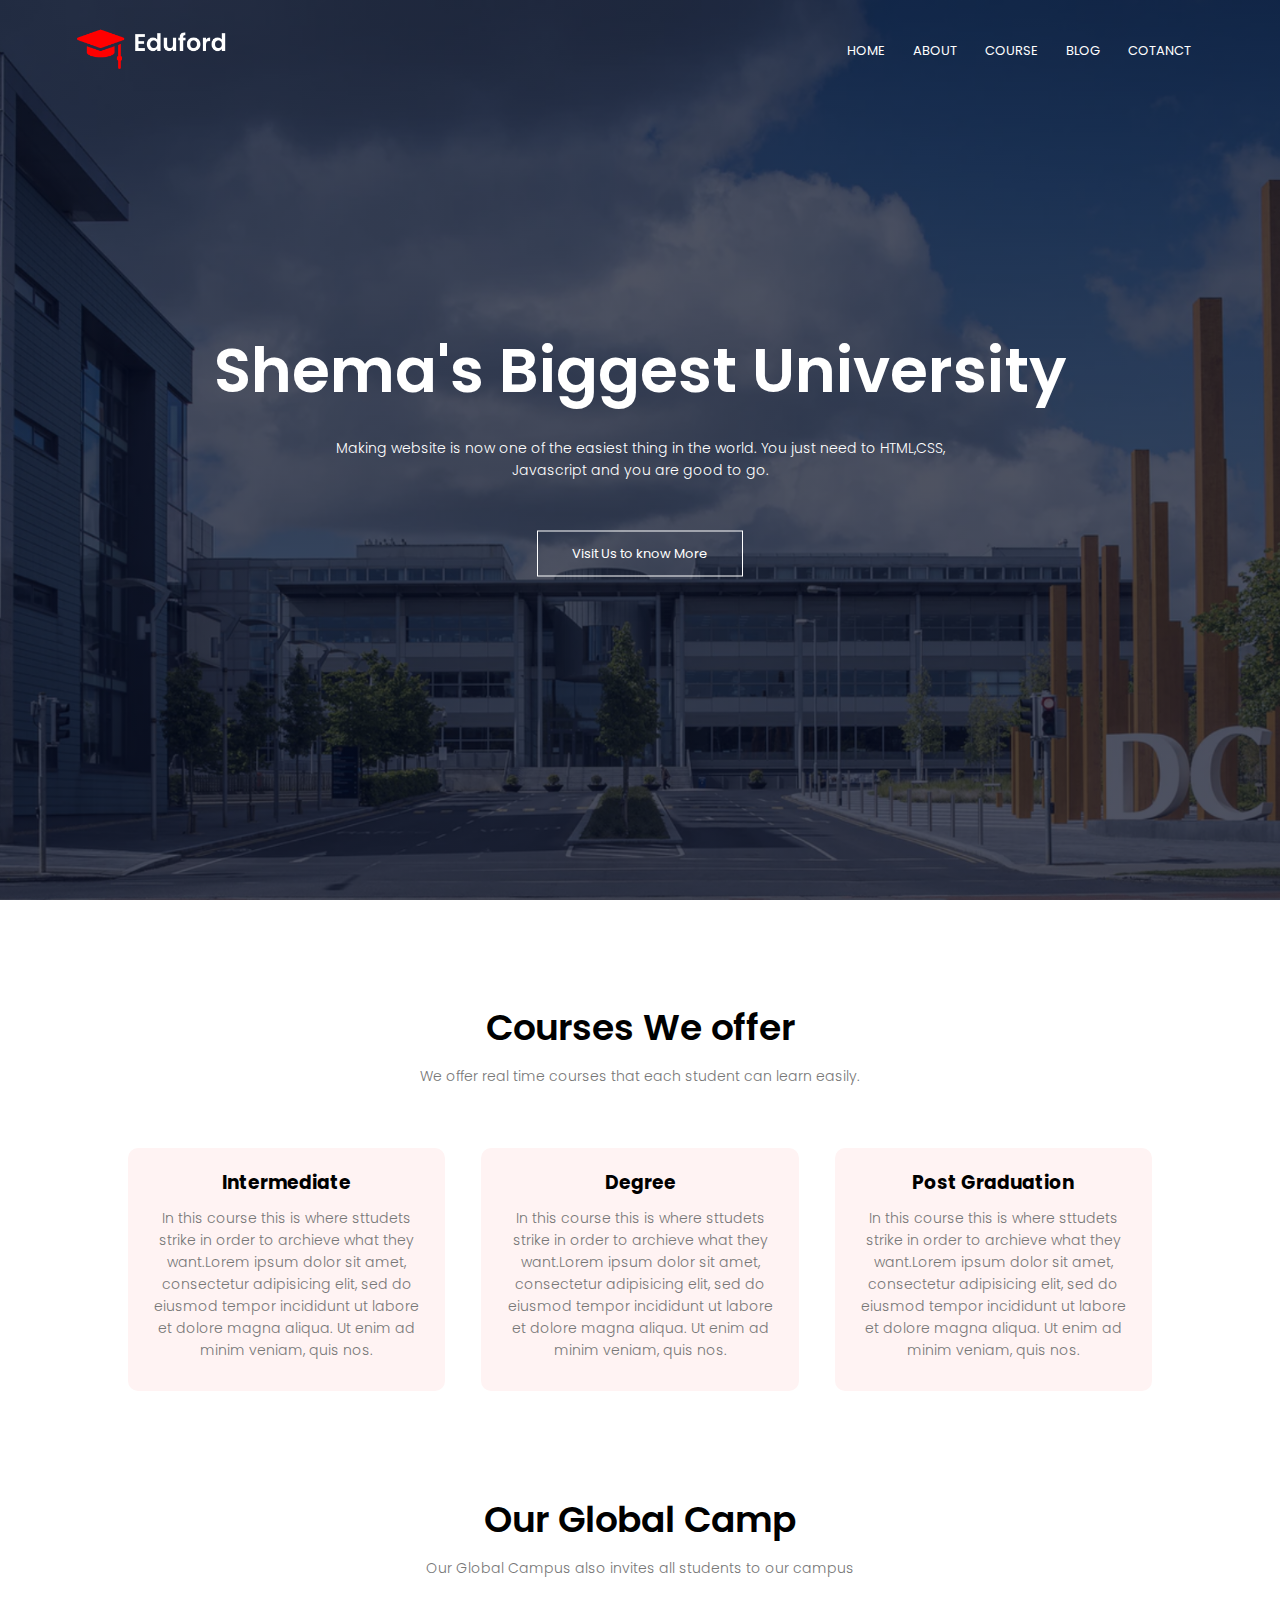
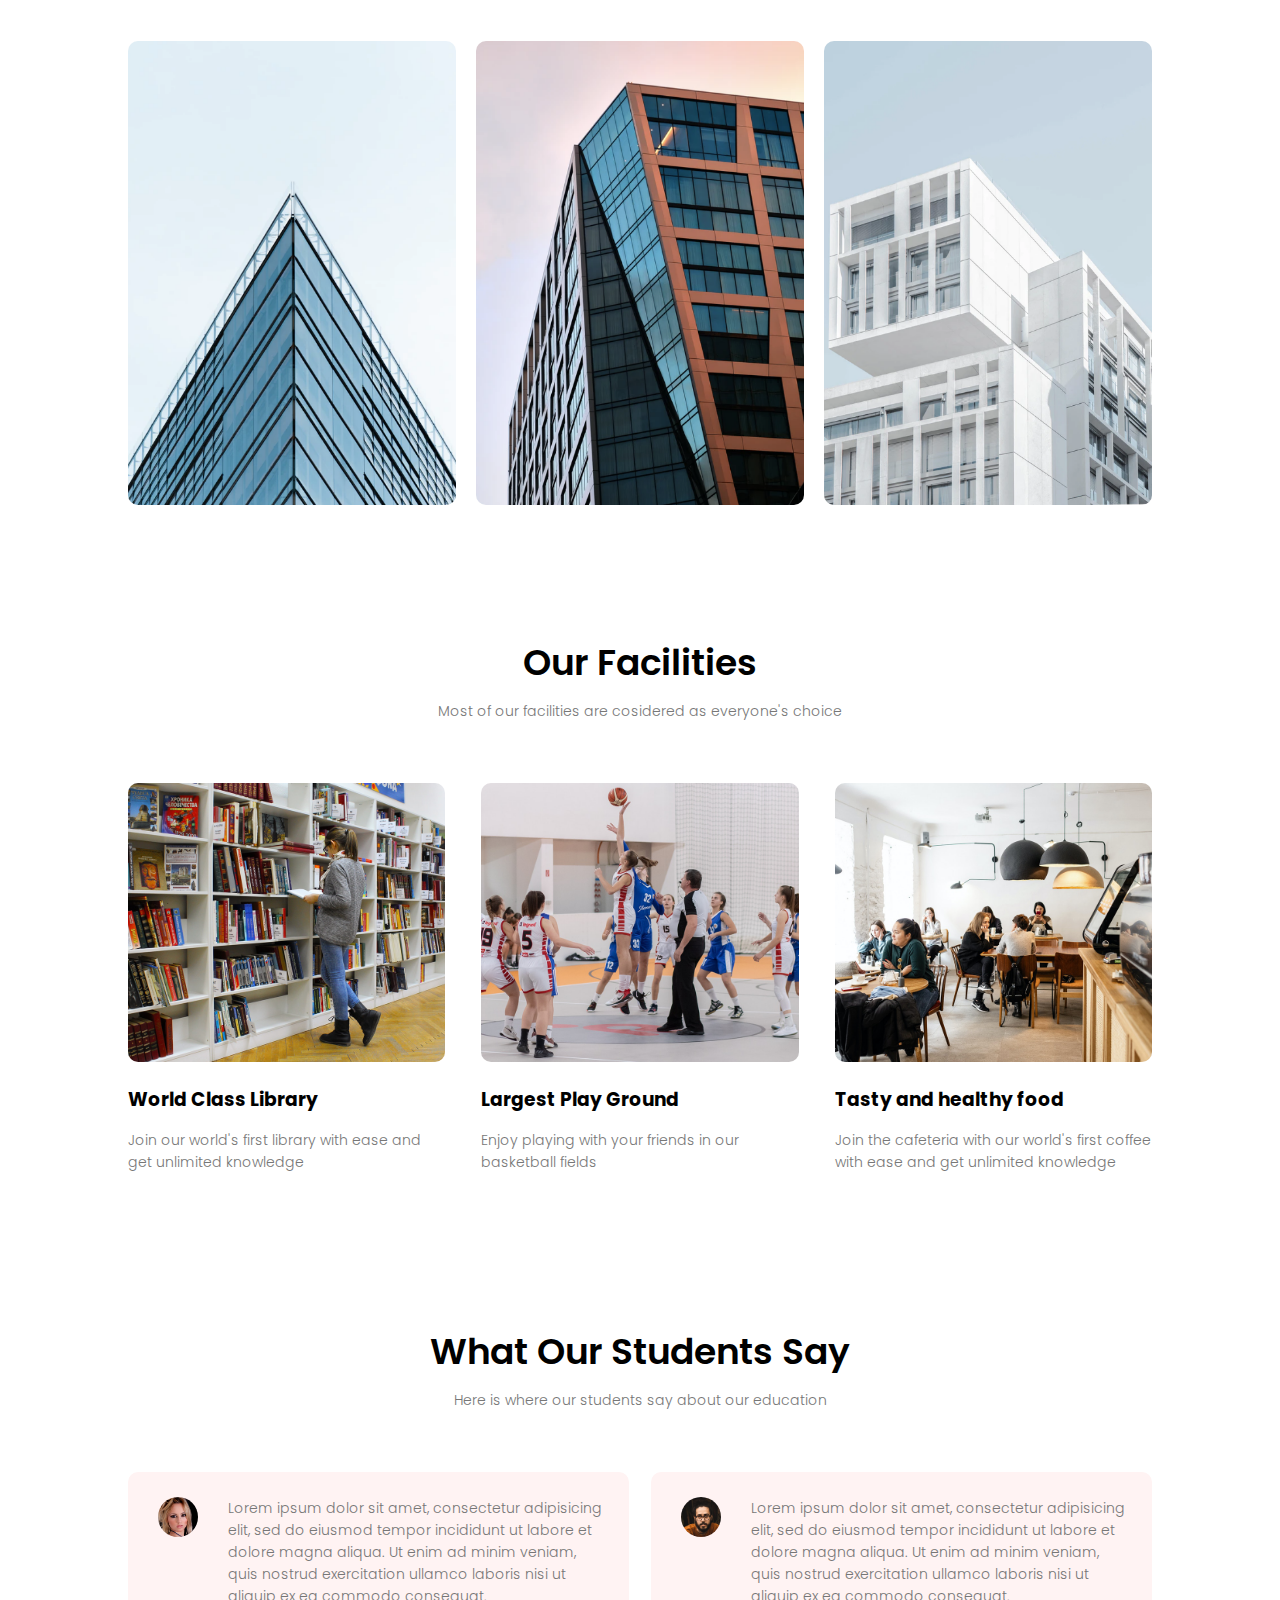
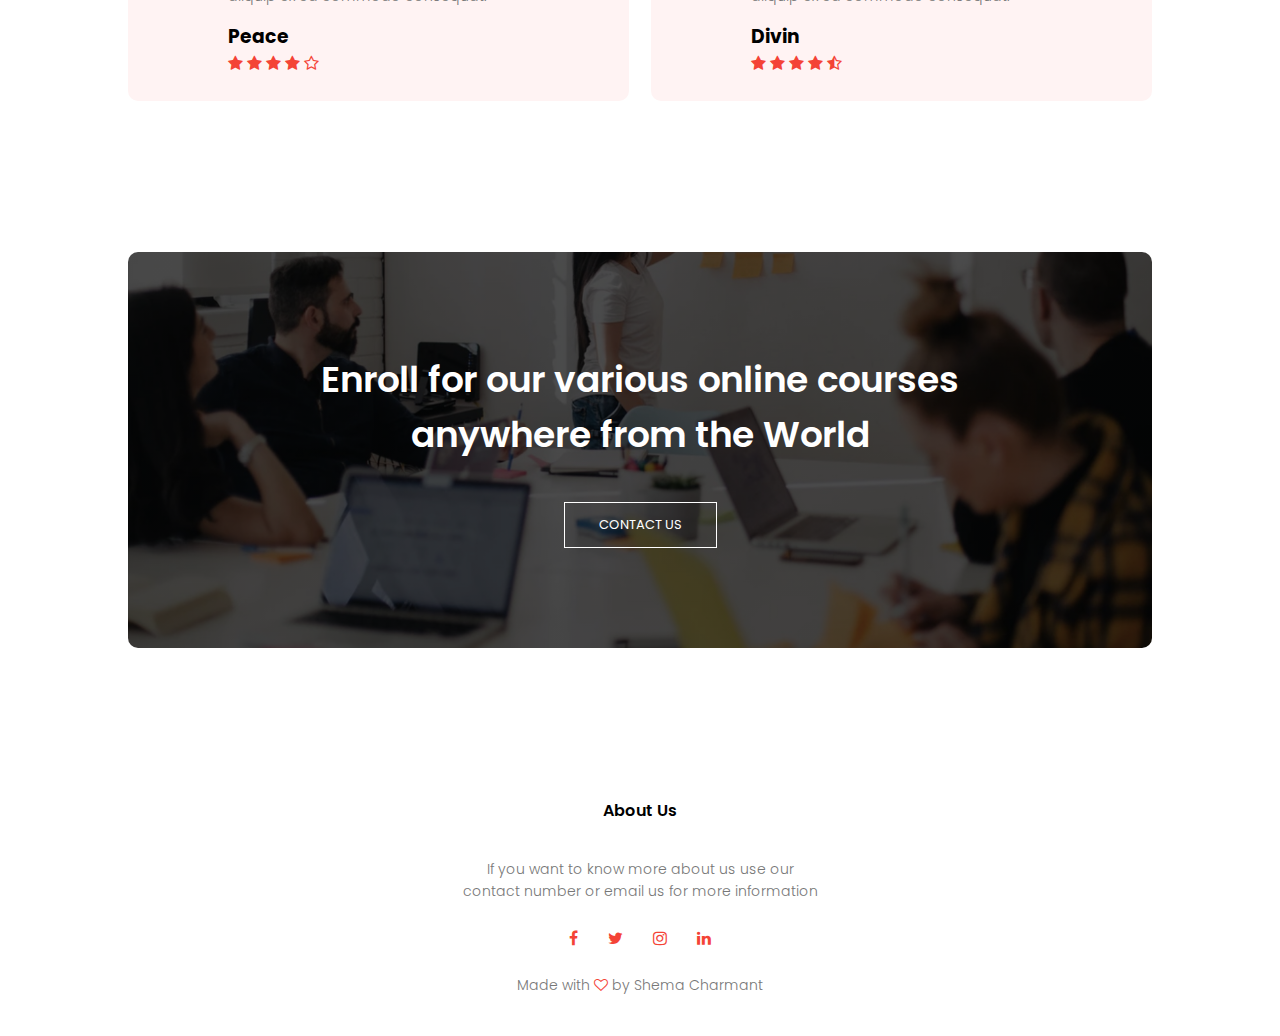
<file: index.html>
<!DOCTYPE html>
<html>
<head>
	<meta name="viewport" content="with=device-width, initial-scale=1.0">
	<title>www.university.com</title>
	<link rel="stylesheet" type="text/css" href="style.css">
	<link href="https://fonts.googleapis.com/css2?family=Poppins:wght@100;200;300;600;700&display=swap" rel="stylesheet">
	<link rel="stylesheet" href="https://stackpath.bootstrapcdn.com/font-awesome/4.7.0/css/font-awesome.min.css">
</head>
<body>
	<section class="header">
		<nav>
			<a href="index.html"><img src="images/logo.png"></a>
			<div class="nav-links" id="navLinks">
				<i class="fa fa-times" onclick="hideMenu()"></i>
				<ul>
					<li><a href="index.html">HOME</a></li>
					<li><a href="about.html">ABOUT</a></li>
					<li><a href="course.html">COURSE</a></li>
					<li><a href="blog.html">BLOG</a></li>
					<li><a href="contact.html">COTANCT</a></li>
				</ul>
			</div>
			<i class="fa fa-bars" onclick="showMenu()"></i>
		</nav>
		<div class="text-box">
			<h1>Shema's Biggest University</h1>
			<p>Making website is now one of the easiest thing in the world. You
			just need to HTML,CSS,<br> Javascript and you are good to go.
		    </p>
		    <a href="" class="hero-btn">Visit Us to know More</a>
	</section>

<!-- Course -->

<section class="course">
	<h1>Courses We offer</h1>
	<p>We offer real time courses that each student can learn easily.</p>

	<div class="row">
		<div class="course-col">
			<h3>Intermediate</h3>
			<p>In this course this is where sttudets strike in order to archieve what they
			want.Lorem ipsum dolor sit amet, consectetur adipisicing elit, sed do eiusmod
			tempor incididunt ut labore et dolore magna aliqua. Ut enim ad minim veniam,
			quis nos.</p>
		</div>
		<div class="course-col">
			<h3>Degree</h3>
			<p>In this course this is where sttudets strike in order to archieve what they
			want.Lorem ipsum dolor sit amet, consectetur adipisicing elit, sed do eiusmod
			tempor incididunt ut labore et dolore magna aliqua. Ut enim ad minim veniam,
			quis nos.</p>
		</div>
		<div class="course-col">
			<h3>Post Graduation</h3>
			<p>In this course this is where sttudets strike in order to archieve what they
			want.Lorem ipsum dolor sit amet, consectetur adipisicing elit, sed do eiusmod
			tempor incididunt ut labore et dolore magna aliqua. Ut enim ad minim veniam,
			quis nos.</p>
		</div>
	</div>

</section>

<!--- campus -->

<section class="campus">
	<h1>Our Global Camp</h1>
	<p>Our Global Campus also invites all students to our campus</p>

	<div class="row">
		<div class="campus-col">
			<img src="images/london.png">
			<div class="layer">
				<h3>LONDON</h3>
			</div>
		</div>
		<div class="campus-col">
			<img src="images/newyork.png">
			<div class="layer">
				<h3>NEW YORK</h3>
			</div>
		</div>
		<div class="campus-col">
			<img src="images/washington.png">
			<div class="layer">
				<h3>WASHINGTON</h3>
			</div>
		</div>
</section>

<!-- -=-=======facilities================-=- -->

<section class="facilities">
	<h1>Our Facilities</h1>
	<p>Most of our facilities are cosidered as everyone's choice</p>

	<div class="row">
		<div class="facilities-col">
			<img src="images/library.png">
			<h3>World Class Library</h3>
			<p>Join our world's first library with ease and get unlimited knowledge</p>
		</div>
		<div class="facilities-col">
			<img src="images/basketball.png">
			<h3>Largest Play Ground</h3>
			<p>Enjoy playing with your friends in our basketball fields</p>
		</div>
		<div class="facilities-col">
			<img src="images/cafeteria.png">
			<h3>Tasty and healthy food</h3>
			<p>Join the cafeteria with our world's first coffee with ease and get unlimited knowledge</p>
		</div>
	</div>
</section>

<!-- ========testimonials========= -->

<section class="testimonials">
	<h1>What Our Students Say</h1>
	<p>Here is where our students say about our education</p>

	<div class="row">
		<div class="testimonial-col">
			<img src="images/user1.jpg">
			<div>
				<p>Lorem ipsum dolor sit amet, consectetur adipisicing elit, sed do eiusmod
				tempor incididunt ut labore et dolore magna aliqua. Ut enim ad minim veniam,
				quis nostrud exercitation ullamco laboris nisi ut aliquip ex ea commodo
				consequat.</p>
				<h3>Peace</h3>
				<i class="fa fa-star" aria-hidden="true"></i>
				<i class="fa fa-star" aria-hidden="true"></i>
				<i class="fa fa-star" aria-hidden="true"></i>
				<i class="fa fa-star" aria-hidden="true"></i>
				<i class="fa fa-star-o" aria-hidden="true"></i>
			</div>
		</div>
		<div class="testimonial-col">
			<img src="images/user2.jpg">
			<div>
				<p>Lorem ipsum dolor sit amet, consectetur adipisicing elit, sed do eiusmod
				tempor incididunt ut labore et dolore magna aliqua. Ut enim ad minim veniam,
				quis nostrud exercitation ullamco laboris nisi ut aliquip ex ea commodo
				consequat.</p>
				<h3>Divin</h3>
				<i class="fa fa-star" aria-hidden="true"></i>
				<i class="fa fa-star" aria-hidden="true"></i>
				<i class="fa fa-star" aria-hidden="true"></i>
				<i class="fa fa-star" aria-hidden="true"></i>
				<i class="fa fa-star-half-o" aria-hidden="true"></i>
			</div>
		</div>
	</div>
</section>

<!-- ==========Call To Action=========== -->

<section class="cta">
	<h1>Enroll for our various online courses<br> anywhere from the
	World</h1>
	<a href="contact.html" class="hero-btn">CONTACT US</a>
</section>

<!-- ====Footer==== -->

<section class="footer">
	<h4>About Us</h4>
	<p>If you want to know more about us use our<br>contact number or email us for more information</p>
	<div class="icons">
		<i class="fa fa-facebook" aria-hidden="true"></i>
		<i class="fa fa-twitter" aria-hidden="true"></i>
		<i class="fa fa-instagram" aria-hidden="true"></i>
		<i class="fa fa-linkedin" aria-hidden="true"></i>
	</div>
	<p>Made with <i class="fa fa-heart-o" aria-hidden="true"></i> by Shema Charmant
</section>

<!-- Javascript for Toggle menu -->

<script>
	var navLinks = document.getElementById("navLinks");

	function showMenu(){
		navLinks.style.right = "0px";
	}
	function hideMenu(){
		navLinks.style.right = "-200px";
	}
</script>

</body>
</html>
</file>
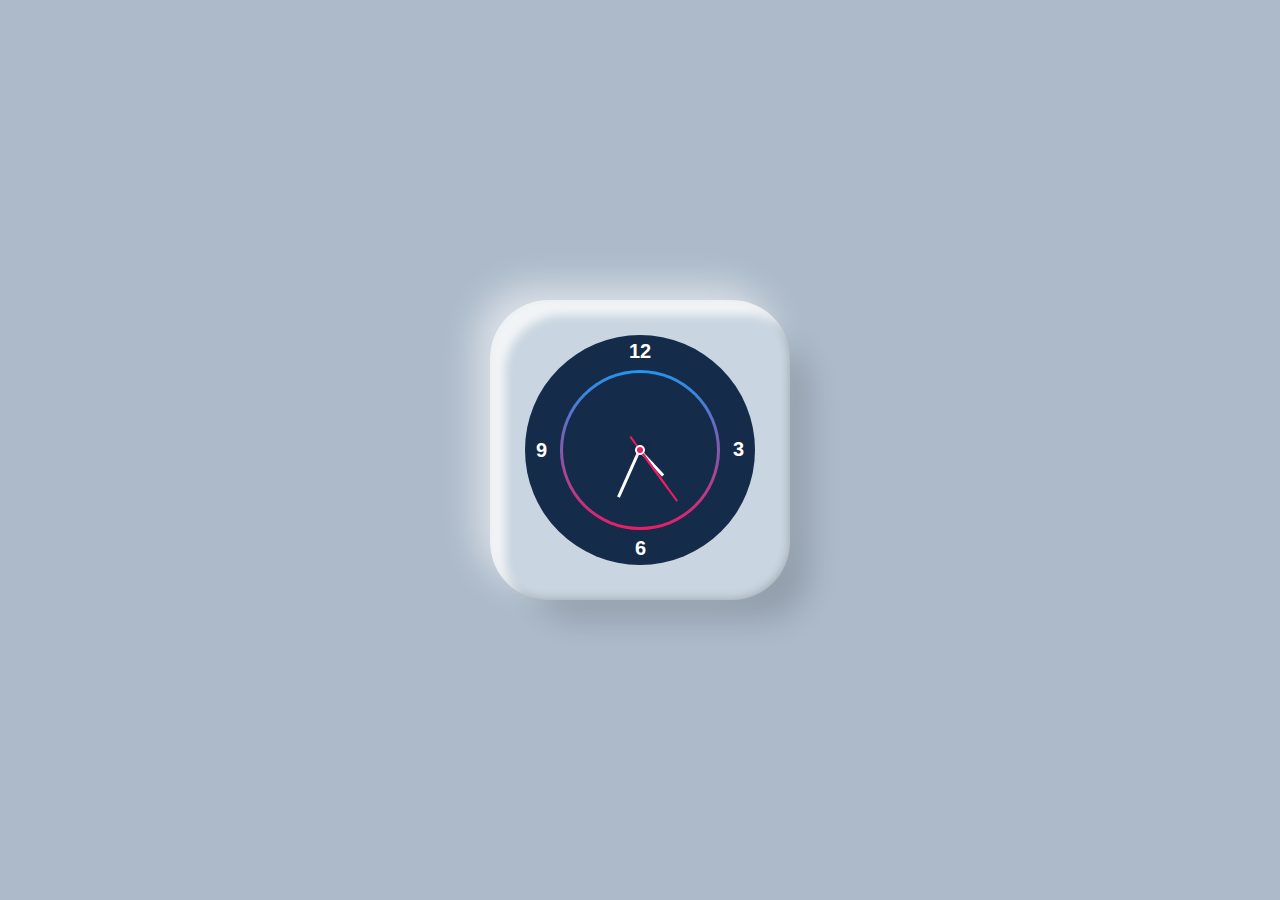
<file: Clock/index.html>
<html lang="en">
<head>
    <meta charset="UTF-8">
    <meta http-equiv="X-UA-Compatible" content="IE=edge">
    <meta name="viewport" content="width=device-width, initial-scale=1.0">
    <title>Document</title>
    <link rel="stylesheet" href="style.css">
</head>
<body>

    <div class="clock">
        <div class="number">
            <span style="--i:0;"><b>12</b></span>
            <span style="--i:1;"><b>3</b></span>
            <span style="--i:2;"><b>6</b></span>
            <span style="--i:3;"><b>9</b></span>
            <div class="circle" id="hr"><i></i></div>
            <div class="circle" id="mn"><i></i></div>
            <div class="circle" id="sc"><i></i></div>
        </div>
    </div>

    <script>

        let hr = document.querySelector('#hr');
        let mn = document.querySelector('#mn');
        let sc = document.querySelector('#sc');

        setInterval(()=>{
            let day = new Date();
            let hh = day.getHours() * 30;
            let mm = day.getMinutes() * 6;
            let ss = day.getSeconds() * 6

            hr.style.transform = `rotateZ(${hh+(mm/12)}deg)`;
            mn.style.transform = `rotateZ(${mm}deg)`;
            sc.style.transform = `rotateZ(${ss}deg)`;
        })



    </script>
    
</body>
</html>
</file>
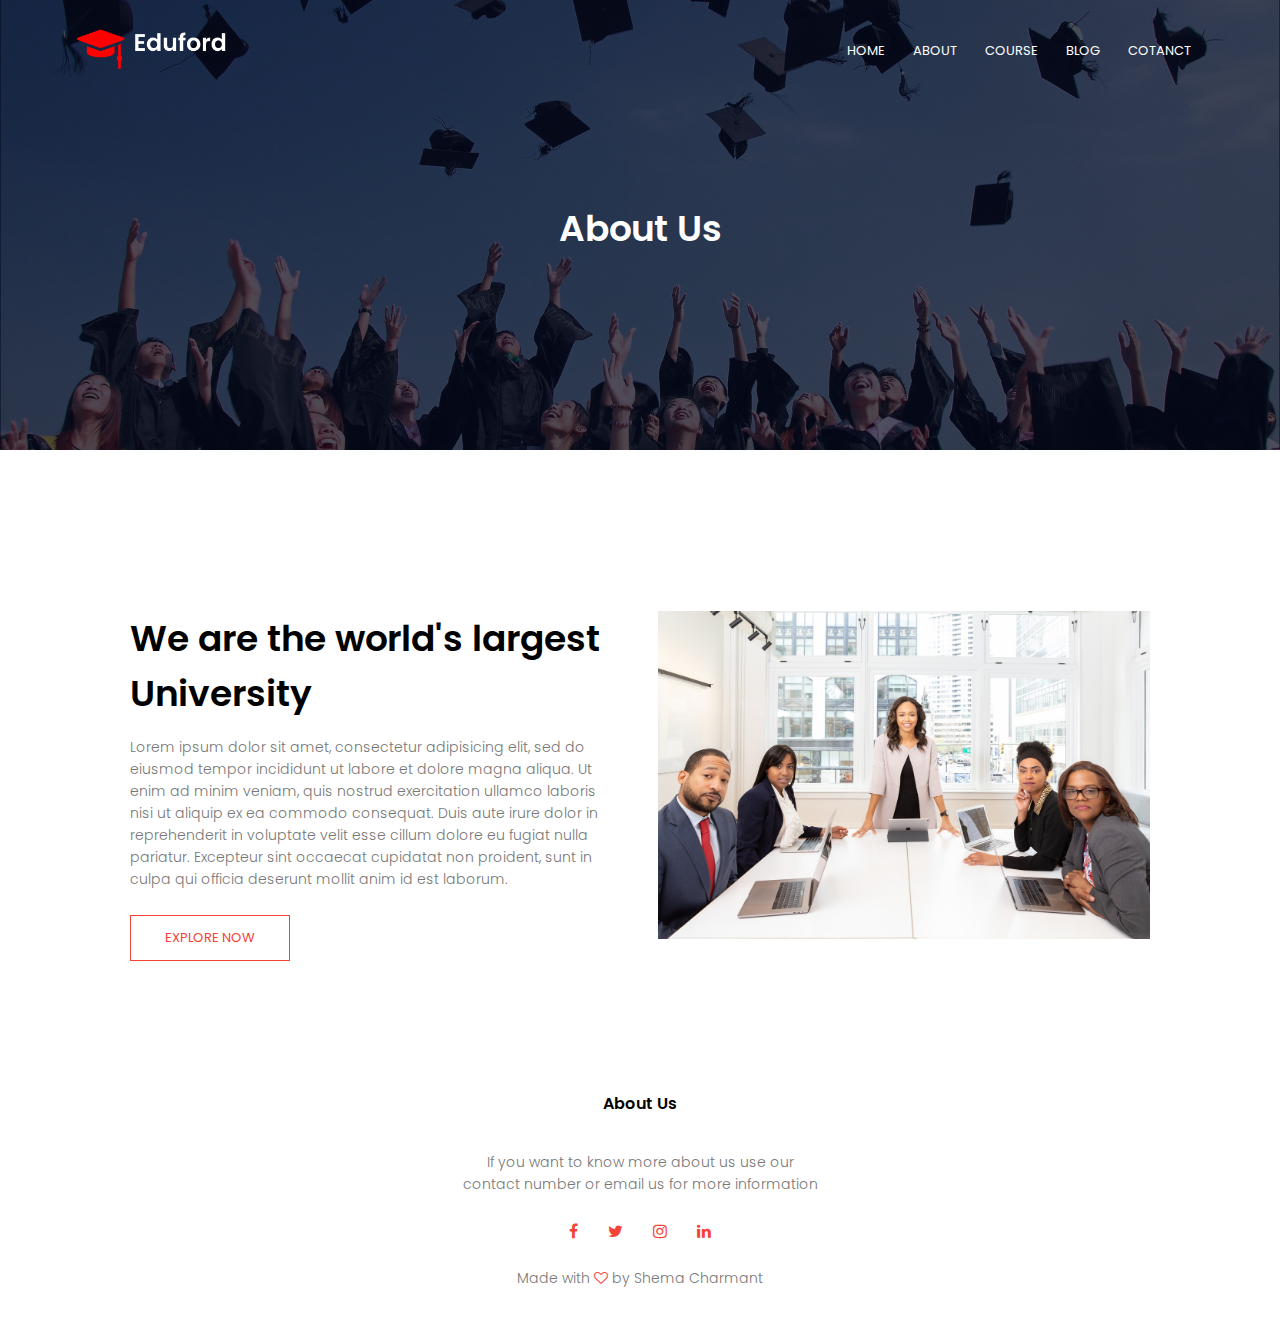
<file: about.html>
<!DOCTYPE html>
<html>
<head>
	<meta name="viewport" content="with=device-width, initial-scale=1.0">
	<title>www.university.com</title>
	<link rel="stylesheet" type="text/css" href="style.css">
	<link href="https://fonts.googleapis.com/css2?family=Poppins:wght@100;200;300;600;700&display=swap" rel="stylesheet">
	<link rel="stylesheet" href="https://stackpath.bootstrapcdn.com/font-awesome/4.7.0/css/font-awesome.min.css">
</head>
<body>
	<section class="sub-header">
		<nav>
			<a href="index.html"><img src="images/logo.png"></a>
			<div class="nav-links" id="navLinks">
				<i class="fa fa-times" onclick="hideMenu()"></i>
				<ul>
					<li><a href="index.html">HOME</a></li>
					<li><a href="about.html">ABOUT</a></li>
					<li><a href="course.html">COURSE</a></li>
					<li><a href="blog.html">BLOG</a></li>
					<li><a href="contact.html">COTANCT</a></li>
				</ul>
			</div>
			<i class="fa fa-bars" onclick="showMenu()"></i>
		</nav>
		<h1>About Us</h1>
	</section>

<!-- ===About Us==== -->

<section class="about-us">
	<div class="row">
		<div class="about-col">
			<h1>We are the world's largest University</h1>
			<p>Lorem ipsum dolor sit amet, consectetur adipisicing elit, sed do eiusmod
			tempor incididunt ut labore et dolore magna aliqua. Ut enim ad minim veniam,
			quis nostrud exercitation ullamco laboris nisi ut aliquip ex ea commodo
			consequat. Duis aute irure dolor in reprehenderit in voluptate velit esse
			cillum dolore eu fugiat nulla pariatur. Excepteur sint occaecat cupidatat non
			proident, sunt in culpa qui officia deserunt mollit anim id est laborum.</p>
			<a href="" class="hero-btn red-btn">EXPLORE NOW</a>
		</div>
		<div class="about-col">
			<img src="images/about.jpg">
		</div>
</section>

<!-- ====Footer==== -->

<section class="footer">
	<h4>About Us</h4>
	<p>If you want to know more about us use our<br>contact number or email us for more information</p>
	<div class="icons">
		<i class="fa fa-facebook" aria-hidden="true"></i>
		<i class="fa fa-twitter" aria-hidden="true"></i>
		<i class="fa fa-instagram" aria-hidden="true"></i>
		<i class="fa fa-linkedin" aria-hidden="true"></i>
	</div>
	<p>Made with <i class="fa fa-heart-o" aria-hidden="true"></i> by Shema Charmant
</section>

<!-- Javascript for Toggle menu -->

<script>
	var navLinks = document.getElementById("navLinks");

	function showMenu(){
		navLinks.style.right = "0px";
	}
	function hideMenu(){
		navLinks.style.right = "-200px";
	}
</script>

</body>
</html>
</file>
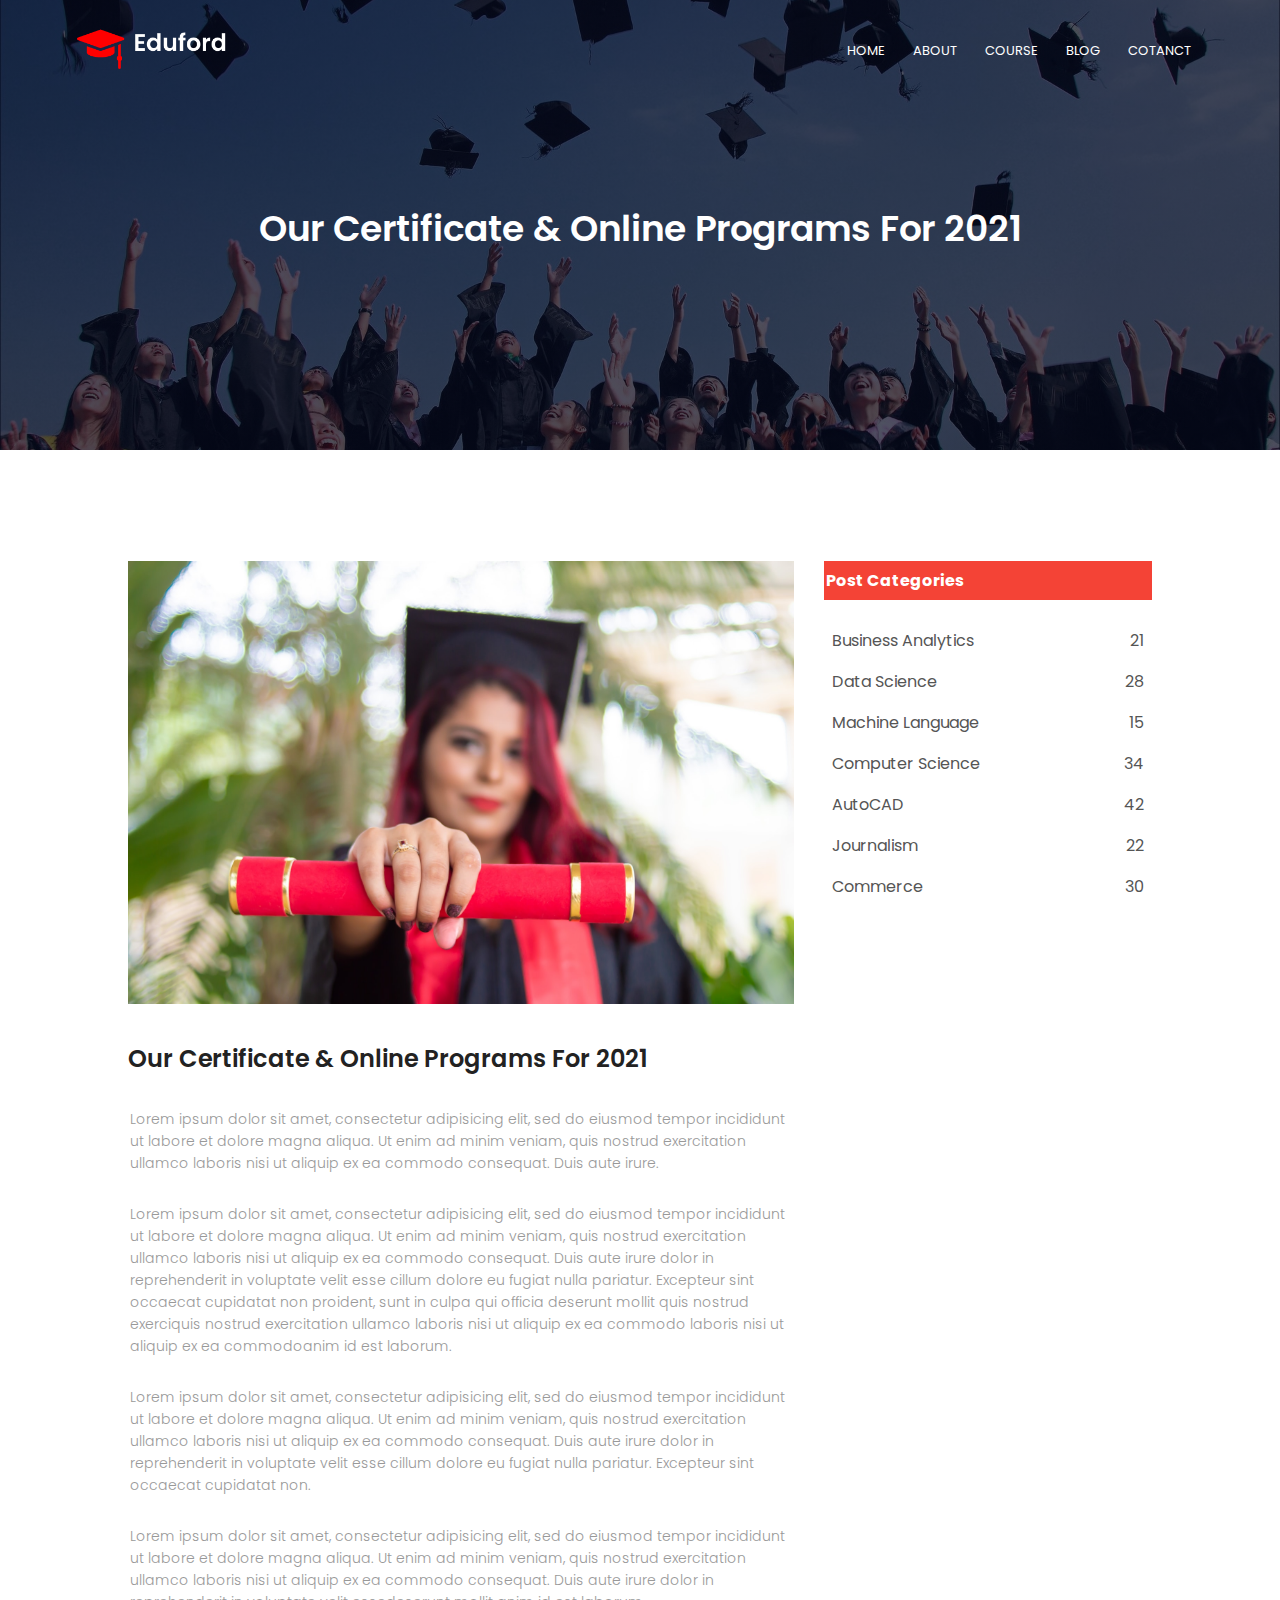
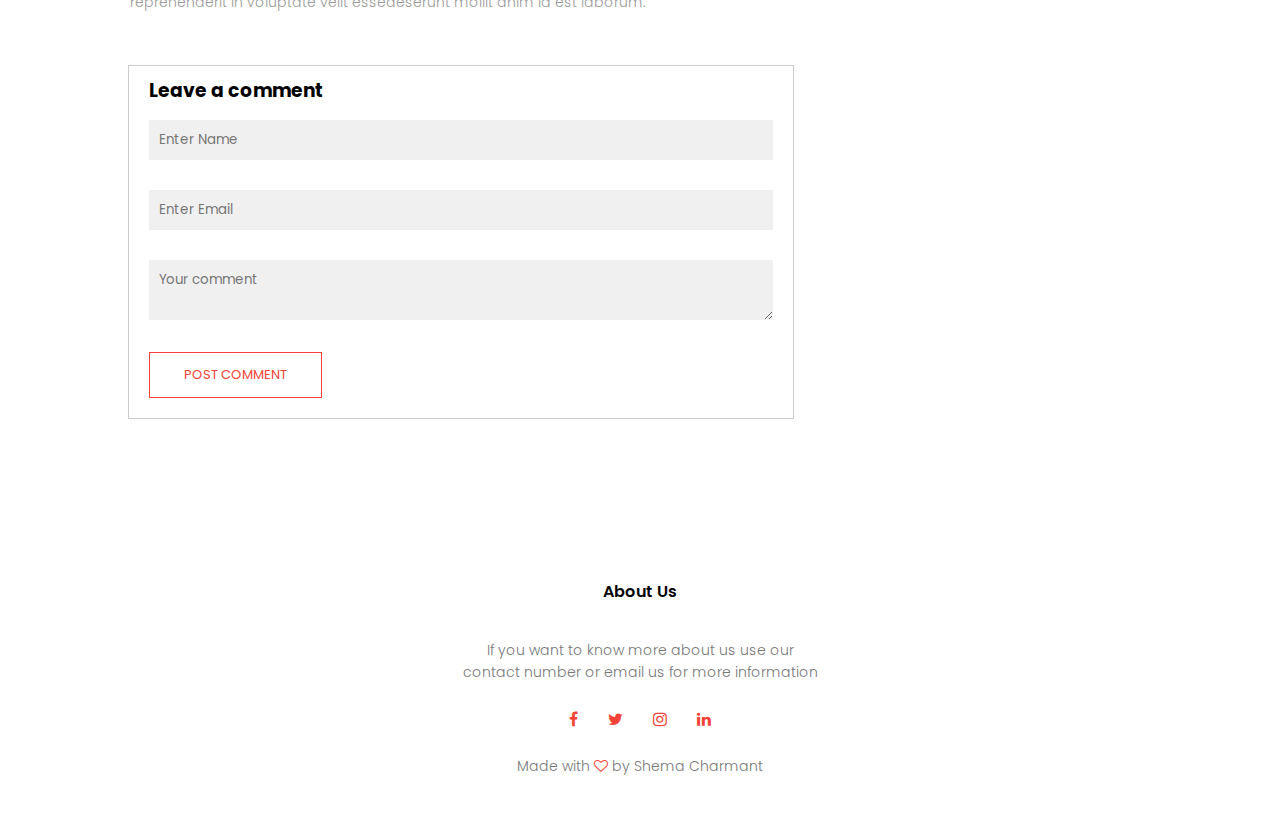
<file: blog.html>
<!DOCTYPE html>
<html>
<head>
	<meta name="viewport" content="with=device-width, initial-scale=1.0">
	<title>www.university.com</title>
	<link rel="stylesheet" type="text/css" href="style.css">
	<link href="https://fonts.googleapis.com/css2?family=Poppins:wght@100;200;300;600;700&display=swap" rel="stylesheet">
	<link rel="stylesheet" href="https://stackpath.bootstrapcdn.com/font-awesome/4.7.0/css/font-awesome.min.css">
</head>
<body>
	<section class="sub-header">
		<nav>
			<a href="index.html"><img src="images/logo.png"></a>
			<div class="nav-links" id="navLinks">
				<i class="fa fa-times" onclick="hideMenu()"></i>
				<ul>
					<li><a href="index.html">HOME</a></li>
					<li><a href="about.html">ABOUT</a></li>
					<li><a href="course.html">COURSE</a></li>
					<li><a href="blog.html">BLOG</a></li>
					<li><a href="contact.html">COTANCT</a></li>
				</ul>
			</div>
			<i class="fa fa-bars" onclick="showMenu()"></i>
		</nav>
		<h1>Our Certificate & Online Programs For 2021</h1>
	</section>


<!-- -blog page contents-->
<section class="blog-content">
	<div class="row">
		<div class="blog-left">
		   <img src="images/certificate.jpg">
		   <h2>Our Certificate & Online Programs For 2021</h2>
		   <p>Lorem ipsum dolor sit amet, consectetur adipisicing elit, sed do eiusmod
		   tempor incididunt ut labore et dolore magna aliqua. Ut enim ad minim veniam,
		   quis nostrud exercitation ullamco laboris nisi ut aliquip ex ea commodo
		   consequat. Duis aute irure.</p>
		   <br>
		   <p>Lorem ipsum dolor sit amet, consectetur adipisicing elit, sed do eiusmod
		   tempor incididunt ut labore et dolore magna aliqua. Ut enim ad minim veniam,
		   quis nostrud exercitation ullamco laboris nisi ut aliquip ex ea commodo
		   consequat. Duis aute irure dolor in reprehenderit in voluptate velit esse
		   cillum dolore eu fugiat nulla pariatur. Excepteur sint occaecat cupidatat non
		   proident, sunt in culpa qui officia deserunt mollit quis nostrud exerciquis nostrud exercitation ullamco laboris nisi ut aliquip ex ea commodo laboris nisi ut aliquip ex ea commodoanim id est laborum.</p>
		   <br>
		   <p>Lorem ipsum dolor sit amet, consectetur adipisicing elit, sed do eiusmod
		   tempor incididunt ut labore et dolore magna aliqua. Ut enim ad minim veniam,
		   quis nostrud exercitation ullamco laboris nisi ut aliquip ex ea commodo
		   consequat. Duis aute irure dolor in reprehenderit in voluptate velit esse
		   cillum dolore eu fugiat nulla pariatur. Excepteur sint occaecat cupidatat non.</p>
		   <br>
		   <p>Lorem ipsum dolor sit amet, consectetur adipisicing elit, sed do eiusmod
		   tempor incididunt ut labore et dolore magna aliqua. Ut enim ad minim veniam,
		   quis nostrud exercitation ullamco laboris nisi ut aliquip ex ea commodo
		   consequat. Duis aute irure dolor in reprehenderit in voluptate velit essedeserunt mollit anim id est laborum.</p>

		   <div class="comment-box">
		   	<h3>Leave a comment</h3>

		   	<form class="comment-form">
		   		<input type="text" name="" placeholder="Enter Name">
		   		<input type="email" name="" placeholder="Enter Email">
		   		<textarea row="5" placeholder="Your comment"></textarea>
		   		<button type="submit" class="hero-btn red-btn">POST COMMENT</button>
		   	</form>
		   </div>   
	    </div>
	  <div class="blog-right">
	  	<h3>Post Categories</h3>
	  	<div>
	  		<span>Business Analytics</span>
	  		<span>21</span>
	  	</div>
	  	<div>
	  		<span>Data Science</span>
	  		<span>28</span>
	  	</div>
	  	<div>
	  		<span>Machine Language</span>
	  		<span>15</span>
	  	</div>
	  	<div>
	  		<span>Computer Science</span>
	  		<span>34</span>
	  	</div>
	  	<div>
	  		<span>AutoCAD</span>
	  		<span>42</span>
	  	</div>
	  	<div>
	  		<span>Journalism</span>
	  		<span>22</span>
	  	</div>
	  	<div>
	  		<span>Commerce</span>
	  		<span>30</span>
	  	</div>
	  </div>
	</div>
</section>










<!-- ====Footer==== -->

<section class="footer">
	<h4>About Us</h4>
	<p>If you want to know more about us use our<br>contact number or email us for more information</p>
	<div class="icons">
		<i class="fa fa-facebook" aria-hidden="true"></i>
		<i class="fa fa-twitter" aria-hidden="true"></i>
		<i class="fa fa-instagram" aria-hidden="true"></i>
		<i class="fa fa-linkedin" aria-hidden="true"></i>
	</div>
	<p>Made with <i class="fa fa-heart-o" aria-hidden="true"></i> by Shema Charmant
</section>


<!-- Javascript for Toggle menu -->

<script>
	var navLinks = document.getElementById("navLinks");

	function showMenu(){
		navLinks.style.right = "0px";
	}
	function hideMenu(){
		navLinks.style.right = "-200px";
	}
</script>

</body>
</html>
</file>
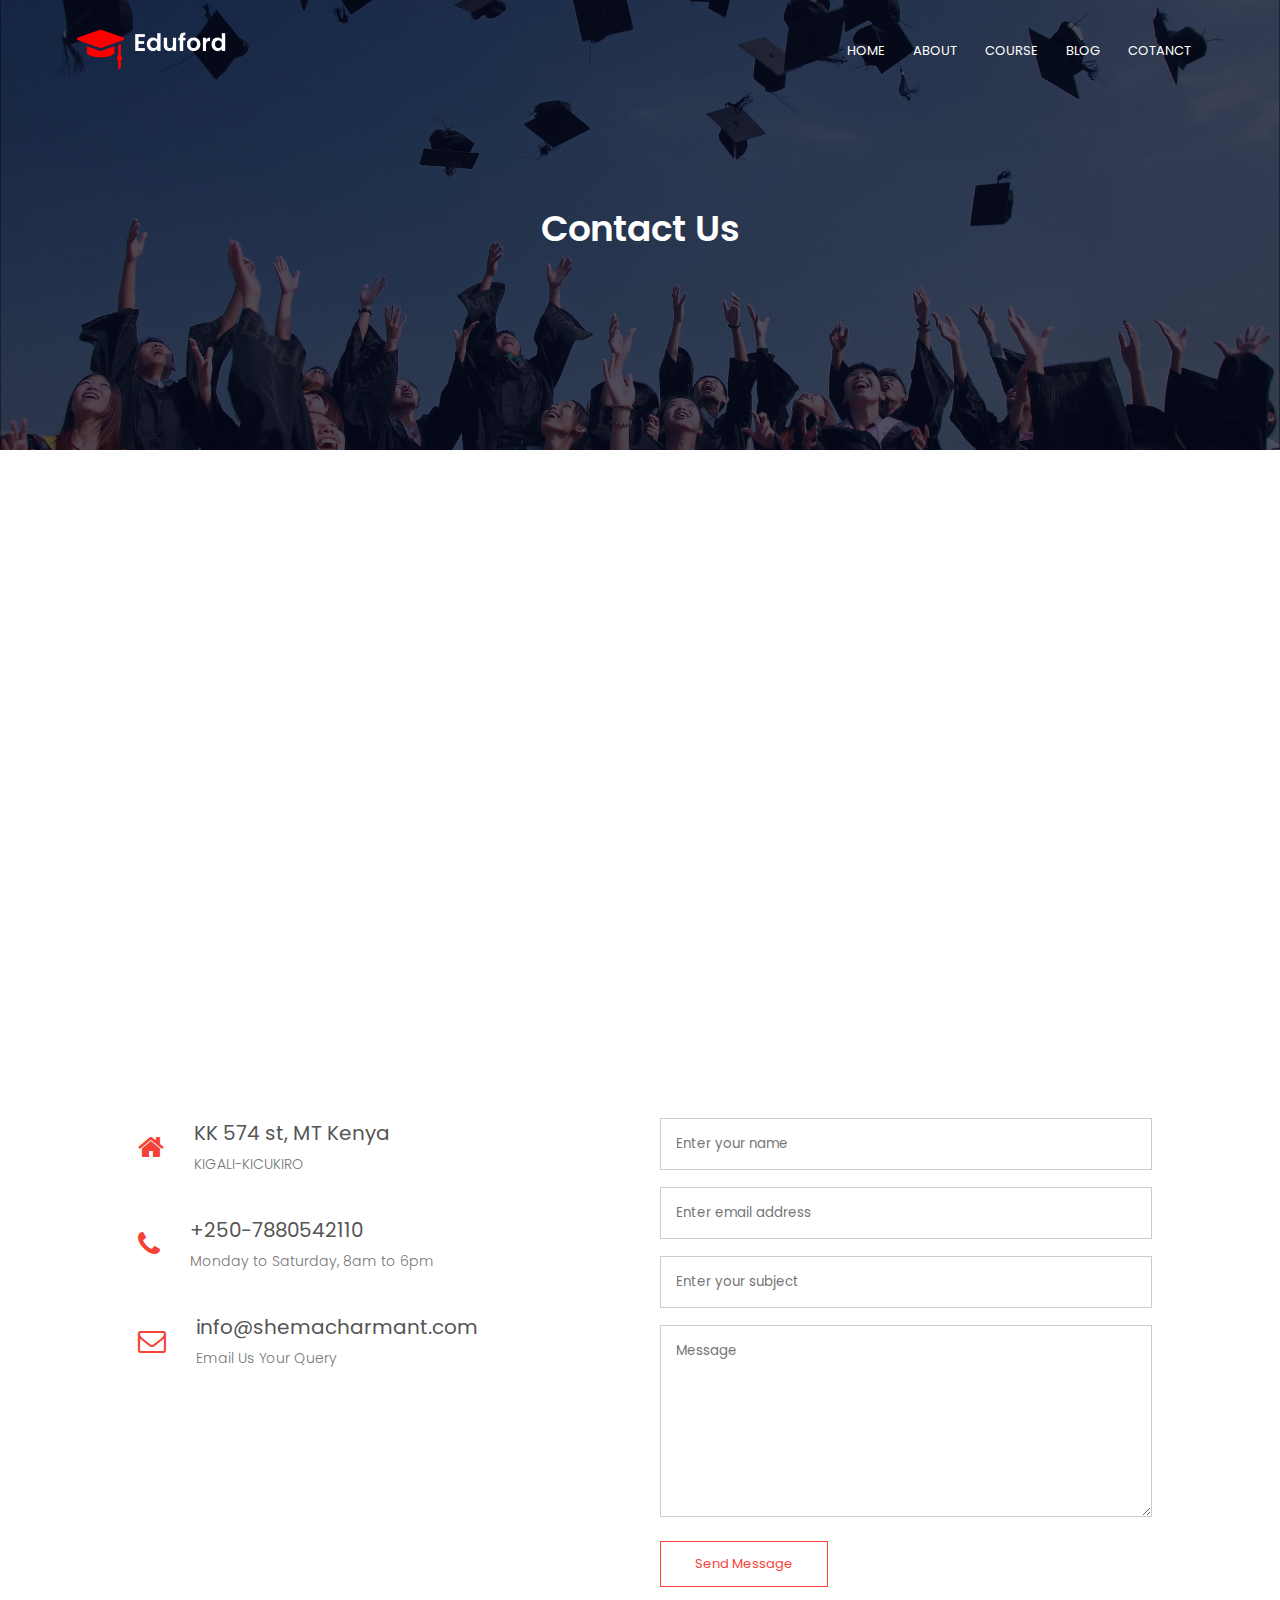
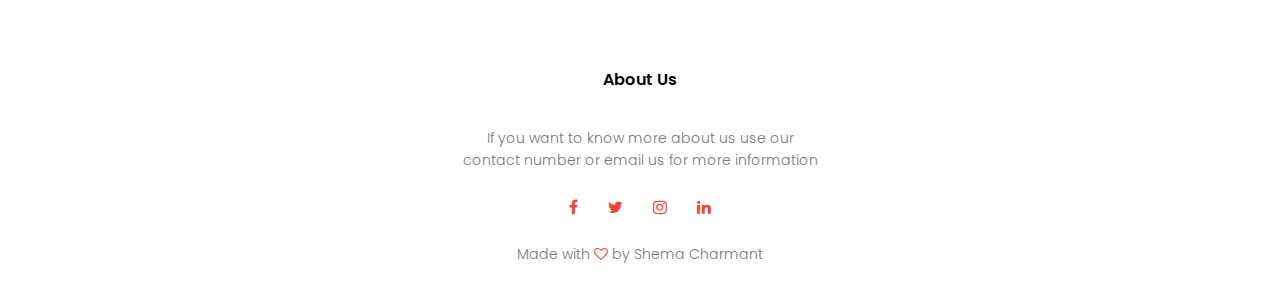
<file: contact.html>
<!DOCTYPE html>
<html>
<head>
	<meta name="viewport" content="with=device-width, initial-scale=1.0">
	<title>www.university.com</title>
	<link rel="stylesheet" type="text/css" href="style.css">
	<link href="https://fonts.googleapis.com/css2?family=Poppins:wght@100;200;300;600;700&display=swap" rel="stylesheet">
	<link rel="stylesheet" href="https://stackpath.bootstrapcdn.com/font-awesome/4.7.0/css/font-awesome.min.css">
</head>
<body>
	<section class="sub-header">
		<nav>
			<a href="index.html"><img src="images/logo.png"></a>
			<div class="nav-links" id="navLinks">
				<i class="fa fa-times" onclick="hideMenu()"></i>
				<ul>
					<li><a href="index.html">HOME</a></li>
					<li><a href="about.html">ABOUT</a></li>
					<li><a href="course.html">COURSE</a></li>
					<li><a href="blog.html">BLOG</a></li>
					<li><a href="contact.html">COTANCT</a></li>
				</ul>
			</div>
			<i class="fa fa-bars" onclick="showMenu()"></i>
		</nav>
		<h1>Contact Us</h1>
	</section>
<!-- ===contact Us==== -->
<section class="location">
	<iframe src="https://www.google.com/maps/embed?pb=!1m18!1m12!1m3!1d127598.78555461028!2d30.11693178597027!3d-1.9692240684795201!2m3!1f0!2f0!3f0!3m2!1i1024!2i768!4f13.1!3m3!1m2!1s0x19dca4258ed8e797%3A0xf32b36a5411d0bc8!2sKigali!5e0!3m2!1sen!2srw!4v1669528050007!5m2!1sen!2srw" width="600" height="450" style="border:0;" allowfullscreen="" loading="lazy" referrerpolicy="no-referrer-when-downgrade"></iframe>

</section>

<section class="contact-us">
	<div class="row">
		<div class="contact-col">
		<div>
			<i class="fa fa-home" aria-hidden="true"></i>
			<span>
				<h5>KK 574 st, MT Kenya</h5>
				<p>KIGALI-KICUKIRO</p>
			</span>
		</div>
		<div>
			<i class="fa fa-phone" aria-hidden="true"></i>
			<span>
				<h5>+250-7880542110</h5>
				<p>Monday to Saturday, 8am to 6pm</p>
			</span>
		</div>
		<div>
			<i class="fa fa-envelope-o" aria-hidden="true"></i>
			<span>
				<h5>info@shemacharmant.com</h5>
				<p>Email Us Your Query</p>
			</span>
		</div>
	</div>
	<div class="contact-col">
		

		<form action="form-handler.php" method="post">
			
			<input type="text" name="name" placeholder="Enter your name" required>
			<input type="email" name="email" placeholder="Enter email address" required>
			<input type="text" name="subject" placeholder="Enter your subject" required>
			<textarea rows="8" name="message" placeholder="Message" required></textarea>
			<button type="submit" class="hero-btn red-btn">Send Message</button>
		</form>
	</div>
	</div>
</section>









<!-- ====Footer==== -->

<section class="footer">
	<h4>About Us</h4>
	<p>If you want to know more about us use our<br>contact number or email us for more information</p>
	<div class="icons">
		<i class="fa fa-facebook" aria-hidden="true"></i>
		<i class="fa fa-twitter" aria-hidden="true"></i>
		<i class="fa fa-instagram" aria-hidden="true"></i>
		<i class="fa fa-linkedin" aria-hidden="true"></i>
	</div>
	<p>Made with <i class="fa fa-heart-o" aria-hidden="true"></i> by Shema Charmant
</section>

<!-- Javascript for Toggle menu -->

<script>
	var navLinks = document.getElementById("navLinks");

	function showMenu(){
		navLinks.style.right = "0px";
	}
	function hideMenu(){
		navLinks.style.right = "-200px";
	}
</script>

</body>
</html>
</file>
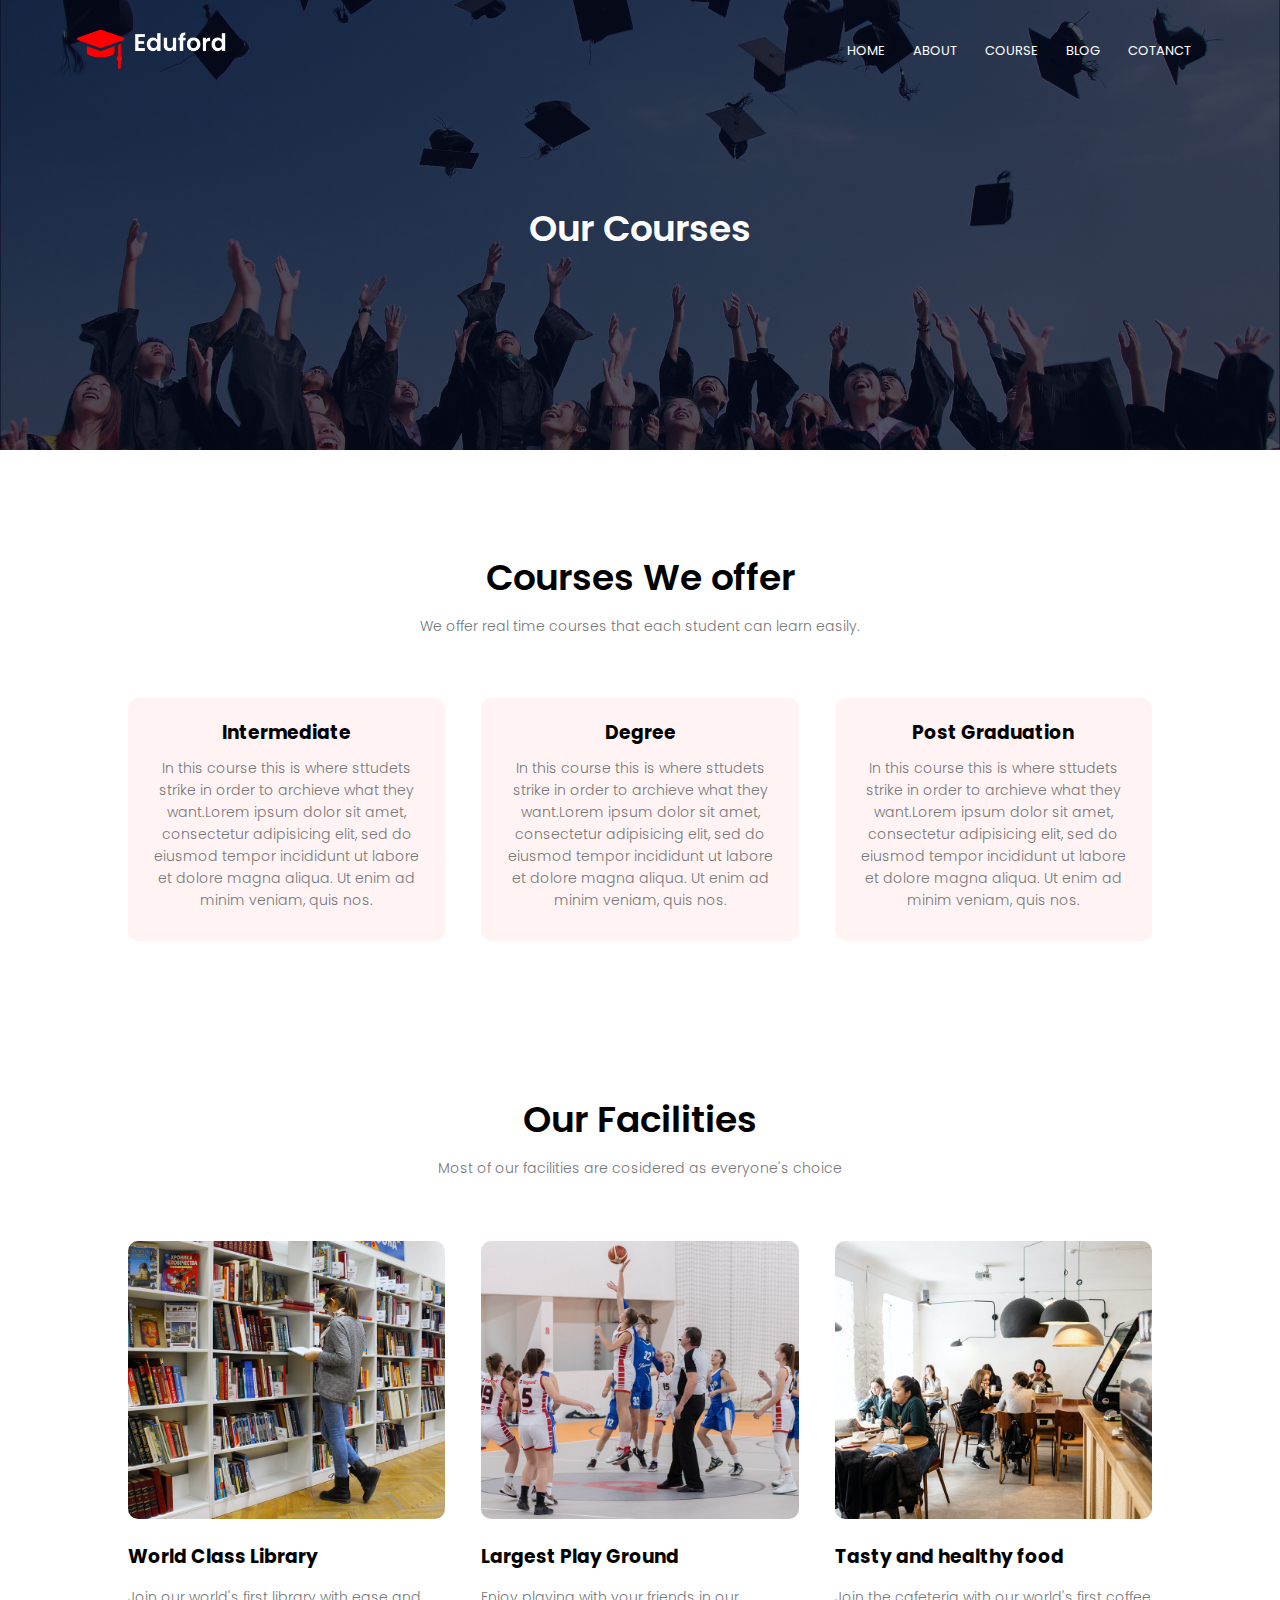
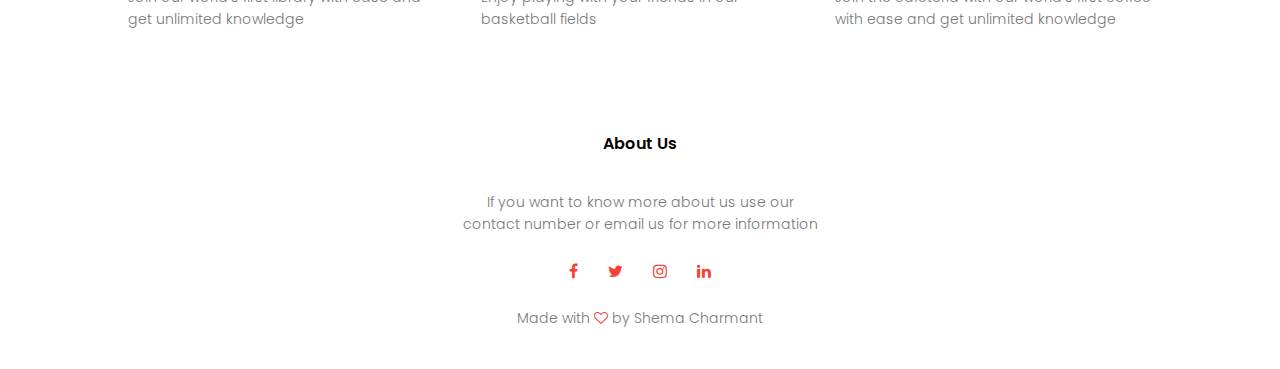
<file: course.html>
<!DOCTYPE html>
<html>
<head>
	<meta name="viewport" content="with=device-width, initial-scale=1.0">
	<title>www.university.com</title>
	<link rel="stylesheet" type="text/css" href="style.css">
	<link href="https://fonts.googleapis.com/css2?family=Poppins:wght@100;200;300;600;700&display=swap" rel="stylesheet">
	<link rel="stylesheet" href="https://stackpath.bootstrapcdn.com/font-awesome/4.7.0/css/font-awesome.min.css">
</head>
<body>
	<section class="sub-header">
		<nav>
			<a href="index.html"><img src="images/logo.png"></a>
			<div class="nav-links" id="navLinks">
				<i class="fa fa-times" onclick="hideMenu()"></i>
				<ul>
					<li><a href="index.html">HOME</a></li>
					<li><a href="about.html">ABOUT</a></li>
					<li><a href="course.html">COURSE</a></li>
					<li><a href="blog.html">BLOG</a></li>
					<li><a href="contact.html">COTANCT</a></li>
				</ul>
			</div>
			<i class="fa fa-bars" onclick="showMenu()"></i>
		</nav>
		<h1>Our Courses</h1>
	</section>
<!-- ===Course==== -->
<section class="course">
	<h1>Courses We offer</h1>
	<p>We offer real time courses that each student can learn easily.</p>

	<div class="row">
		<div class="course-col">
			<h3>Intermediate</h3>
			<p>In this course this is where sttudets strike in order to archieve what they
			want.Lorem ipsum dolor sit amet, consectetur adipisicing elit, sed do eiusmod
			tempor incididunt ut labore et dolore magna aliqua. Ut enim ad minim veniam,
			quis nos.</p>
		</div>
		<div class="course-col">
			<h3>Degree</h3>
			<p>In this course this is where sttudets strike in order to archieve what they
			want.Lorem ipsum dolor sit amet, consectetur adipisicing elit, sed do eiusmod
			tempor incididunt ut labore et dolore magna aliqua. Ut enim ad minim veniam,
			quis nos.</p>
		</div>
		<div class="course-col">
			<h3>Post Graduation</h3>
			<p>In this course this is where sttudets strike in order to archieve what they
			want.Lorem ipsum dolor sit amet, consectetur adipisicing elit, sed do eiusmod
			tempor incididunt ut labore et dolore magna aliqua. Ut enim ad minim veniam,
			quis nos.</p>
		</div>
	</div>

</section>



<!-- ========facilities======= -->



<section class="facilities">
	<h1>Our Facilities</h1>
	<p>Most of our facilities are cosidered as everyone's choice</p>

	<div class="row">
		<div class="facilities-col">
			<img src="images/library.png">
			<h3>World Class Library</h3>
			<p>Join our world's first library with ease and get unlimited knowledge</p>
		</div>
		<div class="facilities-col">
			<img src="images/basketball.png">
			<h3>Largest Play Ground</h3>
			<p>Enjoy playing with your friends in our basketball fields</p>
		</div>
		<div class="facilities-col">
			<img src="images/cafeteria.png">
			<h3>Tasty and healthy food</h3>
			<p>Join the cafeteria with our world's first coffee with ease and get unlimited knowledge</p>
		</div>
	</div>
</section>

<!-- ====Footer==== -->

<section class="footer">
	<h4>About Us</h4>
	<p>If you want to know more about us use our<br>contact number or email us for more information</p>
	<div class="icons">
		<i class="fa fa-facebook" aria-hidden="true"></i>
		<i class="fa fa-twitter" aria-hidden="true"></i>
		<i class="fa fa-instagram" aria-hidden="true"></i>
		<i class="fa fa-linkedin" aria-hidden="true"></i>
	</div>
	<p>Made with <i class="fa fa-heart-o" aria-hidden="true"></i> by Shema Charmant
</section>

<!-- Javascript for Toggle menu -->

<script>
	var navLinks = document.getElementById("navLinks");

	function showMenu(){
		navLinks.style.right = "0px";
	}
	function hideMenu(){
		navLinks.style.right = "-200px";
	}
</script>

</body>
</html>
</file>
<file: style.css>
*{
	margin: 0;
	padding: 0;
	font-family: 'Poppins', sans-serif;
}

.header{
	min-height: 100vh;
	width: 100%;
	background-image: linear-gradient(rgba(4,9,30,0.7),rgba(4,9,30,0.7)),url(images/banner.png);
	background-position: center;
	background-size: cover;
	position: relative;
}

nav{
	display: flex;
	padding: 2% 6%;
	justify-content: space-between;
	align-items: center;
}

nav img{
	width: 150px;
}

.nav-links{
	flex: 1;
	text-align: right;
}
.nav-links ul li{
	list-style: none;
	display: inline-block;
	padding: 8px 12px;
	position: relative;
}

.nav-links ul li a{
	color: white;
	text-decoration: none;
	font-size: 13px;
}

.nav-links ul li::after{
	content:'';
	width: 0%;
	height: 2px;
	background: #f44336;
	display: block;
	margin: auto;
}

.nav-links ul li:hover::after{
	width: 100%;
	transition: 0.5s
}

.text-box{
	width: 90%;
	color: white;
	position: absolute;
	top: 50%;
	left: 50%;
	transform: translate(-50%,-50%);
	text-align: center;
}

.text-box h1{
	font-size: 62px;
}

.text-box p{
	margin: 10px 0 40px;
	font-size: 14px;
	color: white;
}

.hero-btn{
	display: inline-block;
	text-decoration: none;
	color: white;
	border: 1px solid white;
	padding: 12px 34px;
	font-size: 13px;
	background: transparent;
	position: relative;
	cursor: pointer;
}

.hero-btn:hover{
	border: 1px solid #f44336;
	background: #f44336;
	transition: 1s;
}

nav .fa{
	display: none;
}

@media(max-width: 700px) {
	.text-box h1{
		font-size: 20px;
	}
	.nav-links ul li{
		display: block;
	}
	.nav-links{
		position: fixed;
		background: #f44336;
		height: 100vh;
		width: 200px;
		top: 0;
		right: -200px;
		text-align: left;
		z-index: 2;
		transition: 1s;
	}
	nav .fa{
		display: block;
		color: white;
		margin: 10px;
		font-size: 22px;
		cursor: pointer;
	}
	.nav-links ul{
		padding: 30px;
	}
}

/*----course------*/

.course{
	width: 80%;
	margin: auto;
	text-align: center;
	padding-top: 100px;
}

h1{
	font-size: 36px;
	font-weight: 600;
}

p{
	color: #777;
	font-size: 14px;
	line-height: 22px;
	font-weight: 300;
	padding: 10px;
}

.row{
	margin-top: 5%;
	display: flex;
	justify-content: space-between;
}

.course-col{
	flex-basis: 31%;
	background: #fff3f3;
	border-radius: 10px;
	margin-bottom: 5%;
	padding: 20px 12px;
	box-sizing: border-box;
	transition: 0.5s;
}

.h3{
	text-align: center;
	font-weight: 600;
	margin: 10px 0;
}

.course-col:hover{
	box-shadow: 0 0 20px 0 rgba(0,0,0,0.2)
}

@media(max-width: 700px){
	.row{
		flex-direction: column;
	}
}

/*----campus-----*/
.campus{
	width: 80%;
	margin: auto;
	text-align: center;
	padding-top: 50px;
}

.campus-col{
	flex-basis: 32%;
	border-radius: 10px;
	margin-bottom: 30px;
	position: relative;
	overflow: hidden;
}

.campus-col img{
	width: 100%;
	display: block;
}

.layer{
	background: transparent;
	height: 100%;
	width: 100%;
	position: absolute;
	top: 0;
	left: 0;
	transition: 0.5s;
}

.layer:hover{
	background: rgba(226,0,0,0.7);
}

.layer h3{
	width: 100%;
	font-weight: 500%;
	color: white;
	font-size: 26px;
	bottom: 0;
	left: 50%;
	transform: translateX(-50%);
	position: absolute;
	opacity: 0;
	transition: 0.5s;
}

.layer:hover h3{
	bottom: 49%;
	opacity: 1;
}

/*------facilities----------*/

.facilities{
	width: 80%;
	margin: auto;
	text-align: center;
	padding-top: 100px
}

.facilities-col{
	flex-basis: 31%;
	border-radius: 10px;
	margin-bottom: 5%;
	text-align: left;
}

.facilities-col img{
	width: 100%;
	border-radius: 10px;
}

.facilities-col p{
	padding: 0;
}

.facilities-col h3{
	margin-top: 16px;
	margin-bottom: 15px;
	text-align: left;
}

/*-----------testimonials--------------*/

.testimonials{
	width: 80%;
	margin: auto;
	padding-top: 100px;
	text-align: center;
}

.testimonial-col{
	flex-basis: 44%;
	border-radius: 10px;
	margin-bottom: 5%;
	text-align: left;
	background: #fff3f3;
	padding: 25px;
	cursor: pointer;
	display: flex;
}

.testimonial-col img{
	height: 40px;
	margin-left: 5px;
	margin-right: 30px;
	border-radius: 50%;
}

.testimonial-col p{
	padding: 0;
}

.testimonial-col h3{
	margin-top: 15px;
	text-align: left;
}

.testimonial-col .fa{
	color: #f44336;
}

@media(max-width: 700px){
	.testimonial-col img{
		margin-left: 0px;
		margin-right: 15px;
	}
}

/*=======call to action=======*/

.cta{
	margin: 100px auto;
	width: 80%;
	background: linear-gradient(rgba(0,0,0,0.7),rgba(0,0,0,0.7)),url(images/banner2.jpg);
	background-position: center;
	background-size: cover;
	border-radius: 10px;
	text-align: center;
	padding: 100px 0;
}

.cta h1{
	color: white;
	margin-bottom: 40px;
	padding: 0;
}

@media(max-width: 700px){
	.cta h1{
		font-size: 24px;
	}
}

/*-=======footer===========-*/
@media(max-width: 700px){
	.footer{
		width: 50px;
	}
}
.footer{
	width: 100%;
	text-align: center;
	padding: 30px 0;
}

.footer h4{
	margin-bottom: 25px;
	margin-top: 20px;
	font-weight: 600;
}

.icons .fa{
	color: #f44336;
	margin: 0 13px;
	cursor: pointer;
	padding: 18px 0;
}

.fa-heart-o{
	color: #f44336;
}

/*----------About Us page-----------*/

.sub-header{
	height: 50vh;
	width: 100%;
	background-image: linear-gradient(rgba(4,9,30,0.7),rgba(4,9,30,0.7)),url(images/background.jpg);
	background-position: center;
	background-size: cover;
	text-align: center;
	color: #fff;
}

.sub-header h1{
	margin-top: 100px;
}

.about-us{
	width: 80%;
	margin: auto;
	padding-top: 80px;
	padding-bottom: 50px;
}

.about-col{
	flex-basis: 48%;
	padding: 30px 2px;
}

.about-col img{
	width: 100%;
}

.about-col h1{
	padding-top: 0;
}

.about-col p{
	padding: 15px 0 25px;
}

.red-btn{
	border: 1px solid #f44336;
	background: transparent;
	color: #f44336;
}

.red-btn:hover{
	color: white;
}

/*==========blogpage==========*/

.blog-content{
	width: 80%;
	margin: auto;
	padding: 60px 0;
}

.blog-left{
	flex-basis: 65%;
}

.blog-left img{
	width: 100%;
}

.blog-left h2{
	font-weight: 600;
	color: #222;
	margin: 30px 0;
}

.blog-left p{
	color: #999;
	padding: 2px;
}

.blog-right{
	flex-basis: 32%;
}

.blog-right h3{
	background: #f44336;
	color: white;
	padding: 7px 2px;
	font-size: 16px;
	margin-bottom: 20px;
}

.blog-right div{
	display: flex;
	align-items: center;
	justify-content: space-between;
	color: #555;
	padding: 8px;
	box-sizing: border-box;
}

.comment-box{
	border: 1px solid #ccc;
	margin: 50px 0;
	padding: 10px 20px;
}

.comment-box h3{
	text-align: left;
}

.comment-form input, .comment-form textarea{
	width: 100%;
	padding: 10px;
	margin: 15px 0;
	box-sizing: border-box;
	border: none;
	outline: none;
	background: #f0f0f0;
}

.comment-form button{
	margin: 10px 0;
}

@media(max-width: 700px){
	.sub-header h1{
		font-size: 25px;
	}
}


/*========cotactus=========*/

.location{
	width: 80%;
	margin: auto;
	padding: 80px 0;
}

.location iframe{
	width: 100%;
}

.contact-us{
	width: 80%;
	margin: auto;
}

.contact-col{
	flex-basis: 48%;
	margin-bottom: 30px;
}

.contact-col div{
	display: flex;
	align-items: center;
	margin-bottom: 40px;
}

.contact-col div .fa{
	font-size: 28px;
	color: #f44336;
	margin: 10px;
	margin-right: 30px;
}

.contact-col div p{
	padding: 0;
}

.contact-col div h5{
	font-size: 20px;
	margin-bottom: 5px;
	color: #555;
	font-weight: 400;
}

.contact-col input, .contact-col textarea{
	width: 100%;
	padding: 15px;
	margin-bottom: 17px;
	outline: none;
	border: 1px solid #ccc;
	box-sizing: border-box;
}
</file>
<file: Clock/style.css>
*{
    margin: 0;
    padding: 0;
    box-sizing: border-box;
    font-family: 'Poppins', sans-serif;
}

body{
    display: flex;
    justify-content: center;
    align-items: center;
    min-height: 100vh;
    background: #acbaca;
}

.clock::before{
    content: '';
    position: absolute;
    width: 4px;
    height: 4px;
    background: #e91e63;
    border-radius: 50%;
    z-index: 1000;
    box-shadow: 0 0 0 1px #e91e63,
    0 0 0 3px #fff,
    0 0 5px 5px rgba(0,0,0,0.15);
}

.clock{
    position: relative;
    width: 300px;
    height: 300px;
    background: #c9d5e0;
    display: flex;
    justify-content: center;
    align-items: center;
    border-radius: 58px;
    box-shadow: 30px 30px 30px -10px rgba(0,0,0,0.15),
    inset 15px 15px 10px rgba(255,255,255,0.75),
    -15px -15px 35px rgba(255,255,255,0.55),
    inset -1px -1px 10px rgba(0,0,0,0.2);
}

.clock .number{
    position: absolute;
    inset: 35px;
    background: #152b4a;
    border-radius: 50%;
    box-shadow: 5px 5px 15px #152b4a
    inset 5px 5px 5px rgba(255,255,255,0.55),
    -6px -6px 10px rgba(255,255,255,1),
}

.clock .number span{
    position: absolute;
    inset: 5px;
    text-align: center;
    color: #fff;
    font-size: 1.25rem;
    transform: rotate(calc(90deg * var(--i)));

}

.clock .number span b{
    font-weight: 600;
    display: inline-block;
    transform: rotate(calc(-90deg * var(--i)));

}

.clock .number::before{
    content: '';
    position: absolute;
    inset: 35px;
    background: linear-gradient(#2196f3, #e91e63);
    border-radius: 50%;
    animation: animate 2s linear infinite;
}

@keyframes animate {
    0%{
        transform: rotate(360deg);
    }
    100%{
        transform: rotate(0deg);
    }
}

.clock .number::after{
    content: '';
    position: absolute;
    inset: 38px;
    background: #152b4a;
    border-radius: 50%;
}

.clock .number .circle{
    position: absolute;
    inset: 0;
    border-radius: 50%;
    display: flex;
    justify-content: center;
    z-index: 10;
}

.clock .number .circle i{
    position: absolute;
    width: 3px;
    height: 50%;
    background: #fff;
    transform-origin: bottom;
    transform: scaleY(0.55);
}

.clock .number .circle#hr i {
    transform: scaleY(0.3);
}

.clock .number .circle#mn i {
    transform: scaleY(0.45);
}

.clock .number .circle#sc i {
    transform: scaleY(0.55);
    width: 2px;
    background: #e91e63;
    box-shadow: 0 30px 0 #e91e63;
    
}
</file>
